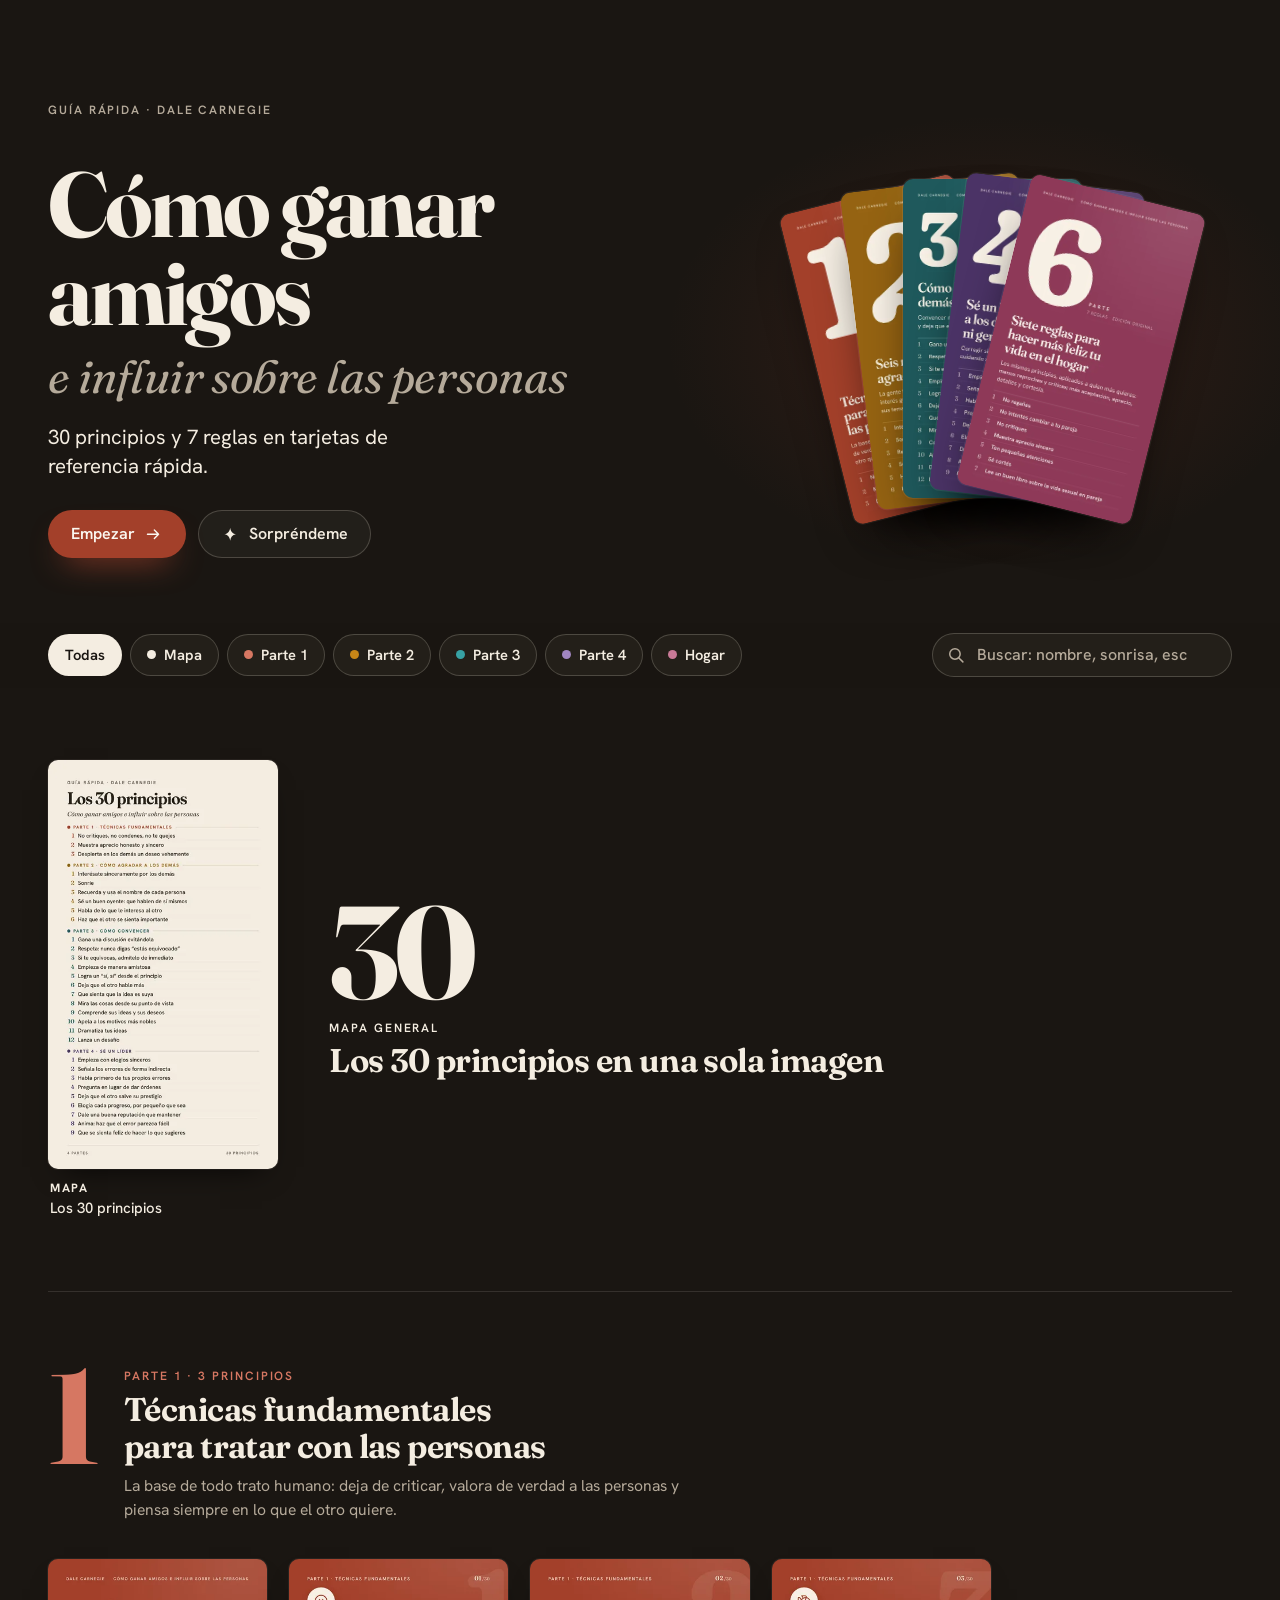
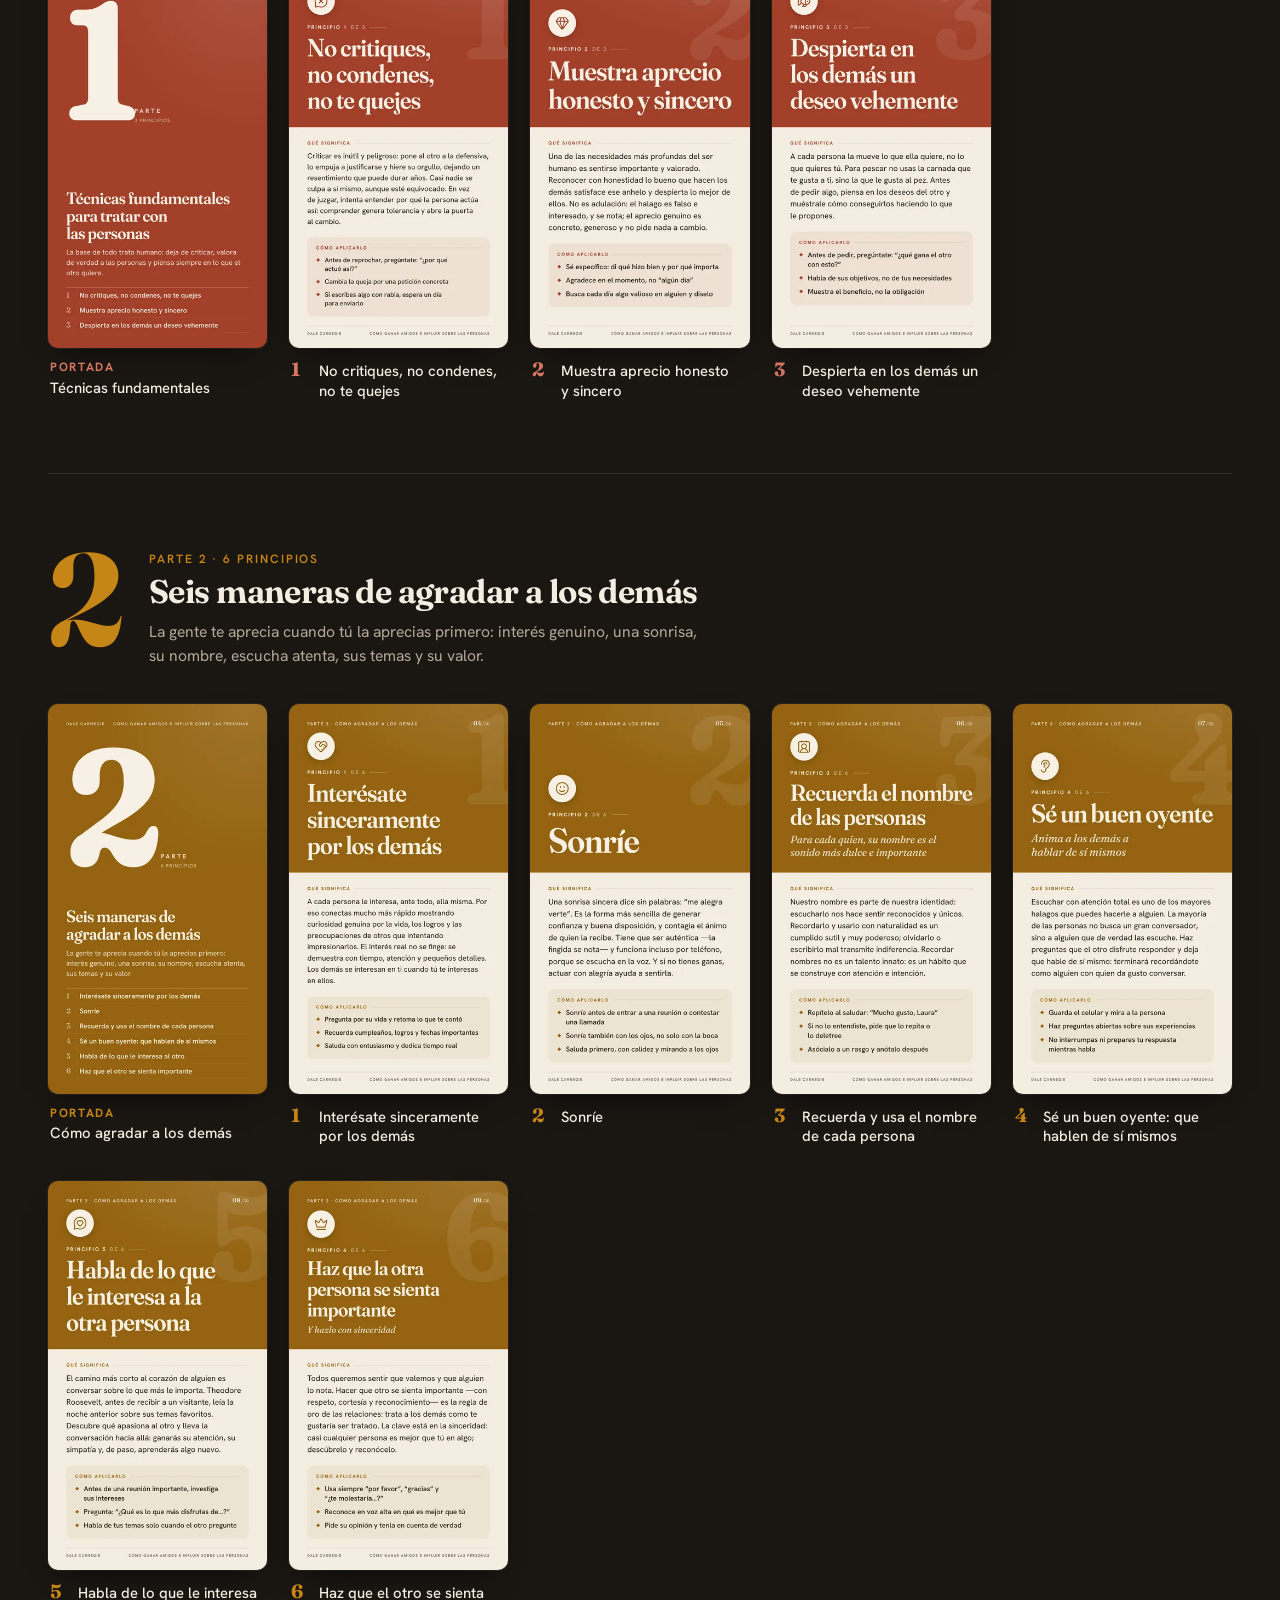
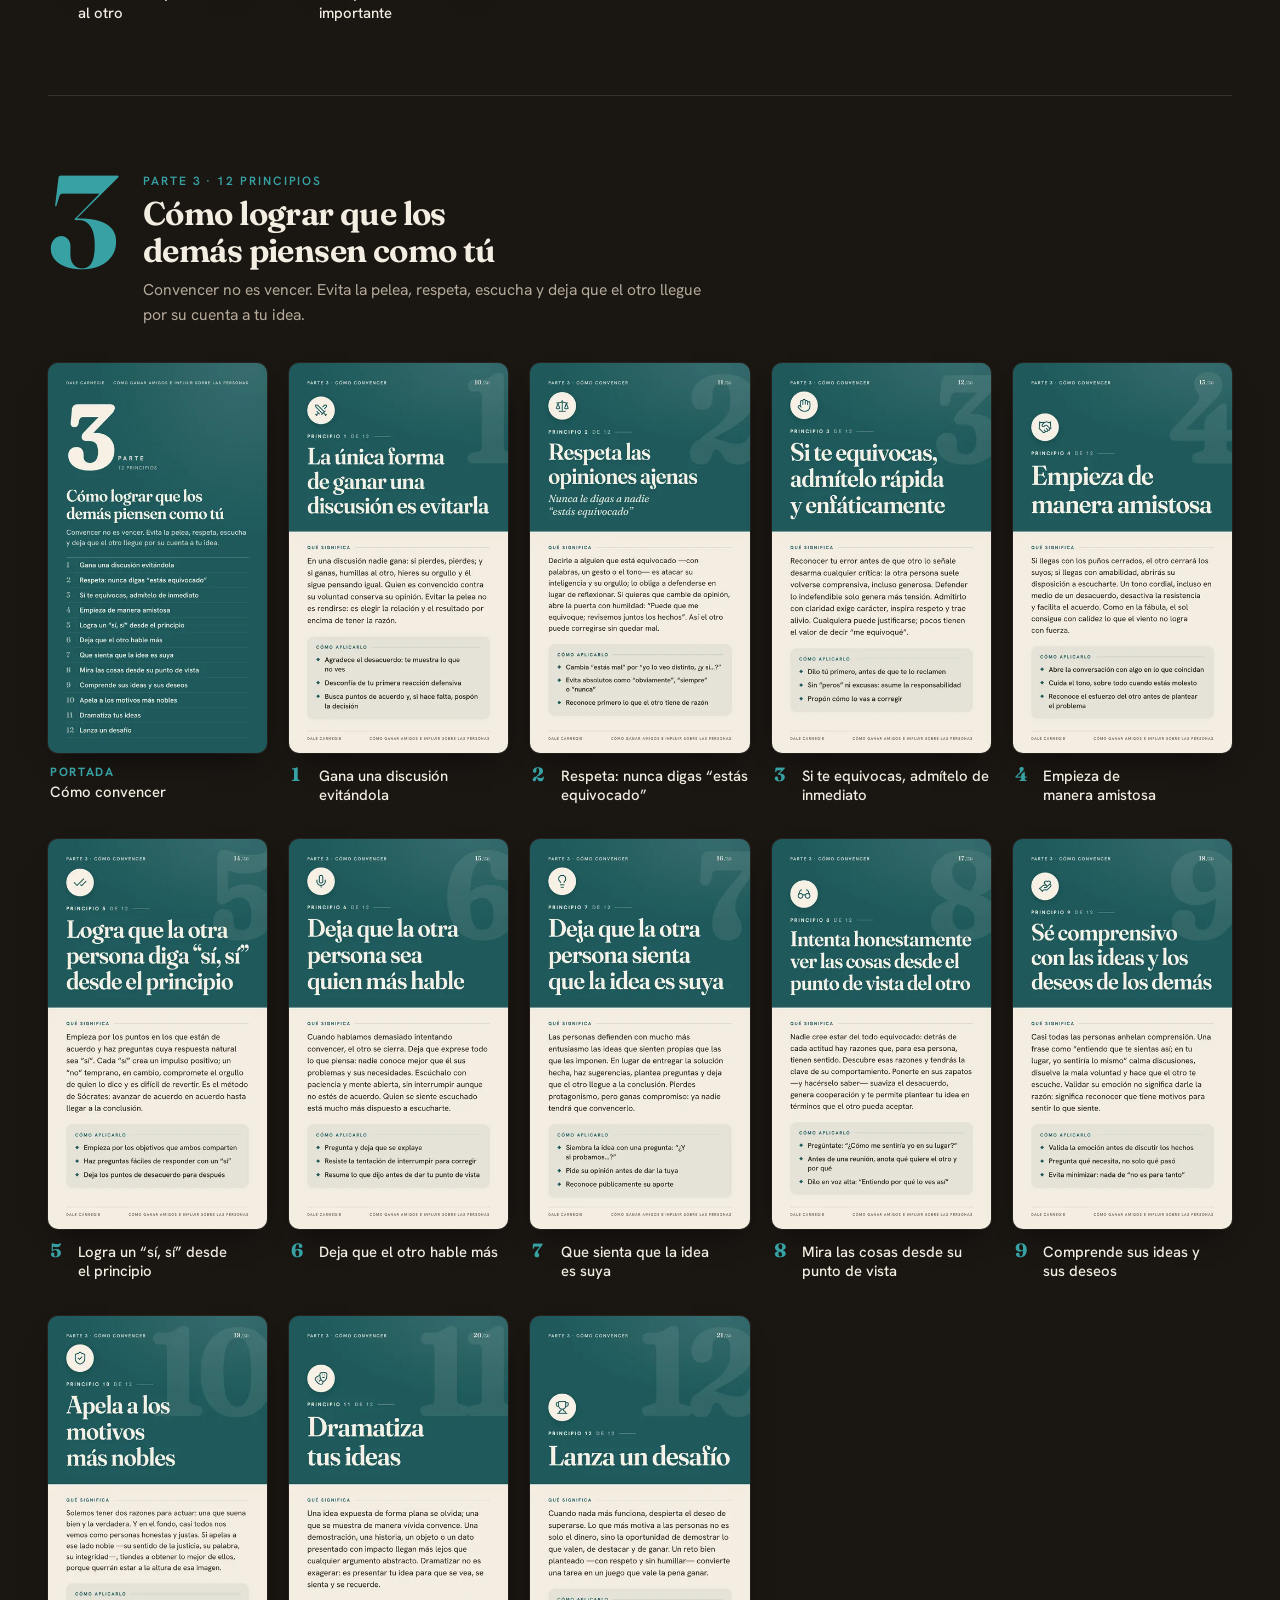
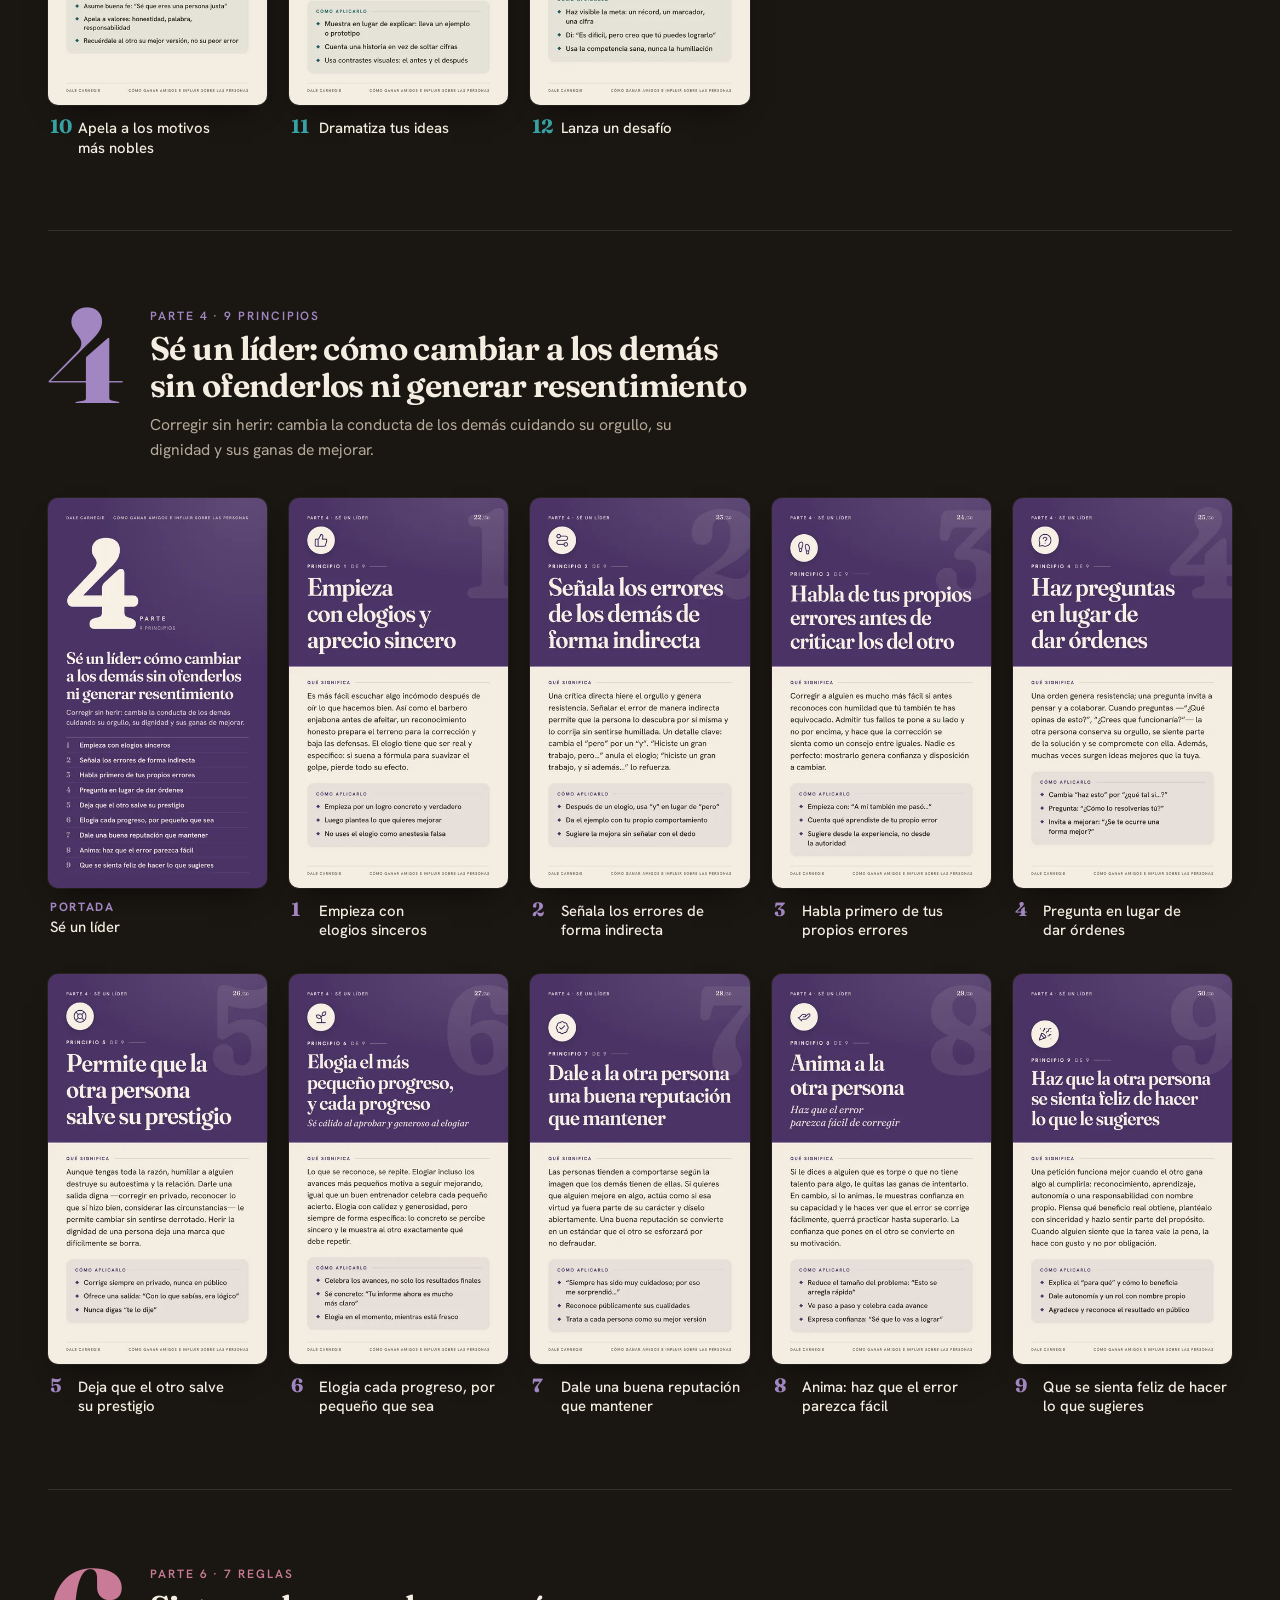
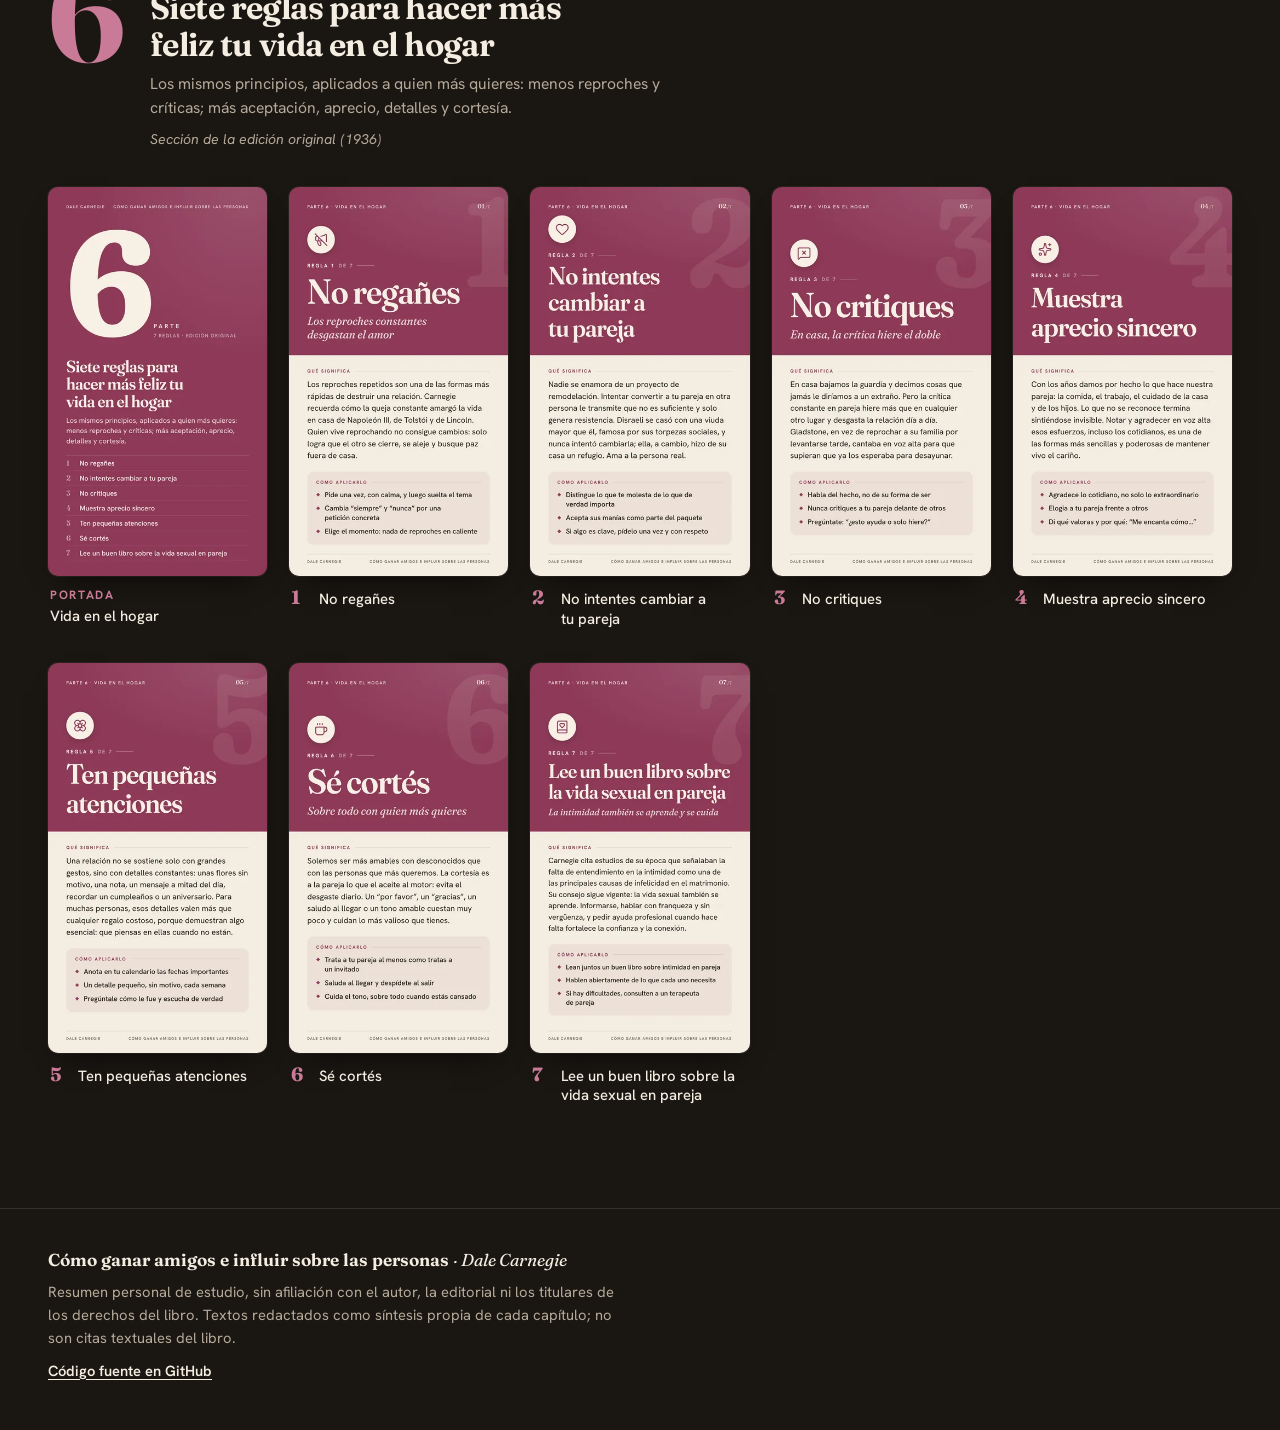
<file: index.html>
<!doctype html>
<html lang="es">
<head>
  <meta charset="utf-8">
  <meta name="viewport" content="width=device-width, initial-scale=1, viewport-fit=cover">
  <title>Cómo ganar amigos e influir sobre las personas · 30 principios y 7 reglas</title>
  <meta name="description" content="Los 30 principios y las 7 reglas del libro de Dale Carnegie en tarjetas de referencia rápida: qué significa cada uno, cómo aplicarlo y un mapa general.">
  <meta name="theme-color" content="#1A1612">
  <meta name="color-scheme" content="dark">
  <link rel="canonical" href="https://metapro-art.github.io/como-ganar-amigos/">

  <!-- Compartir en redes (Open Graph y Twitter Card): las URL deben ser absolutas -->
  <meta property="og:type" content="website">
  <meta property="og:locale" content="es_LA">
  <meta property="og:site_name" content="Cómo ganar amigos · Tarjetas">
  <meta property="og:title" content="Cómo ganar amigos e influir sobre las personas">
  <meta property="og:description" content="30 principios y 7 reglas en tarjetas de referencia rápida.">
  <meta property="og:url" content="https://metapro-art.github.io/como-ganar-amigos/">
  <meta property="og:image" content="https://metapro-art.github.io/como-ganar-amigos/assets/img/og.jpg">
  <meta property="og:image:type" content="image/jpeg">
  <meta property="og:image:width" content="1200">
  <meta property="og:image:height" content="630">
  <meta property="og:image:alt" content="Mapa con los 30 principios del libro, agrupados en sus 4 partes.">
  <meta name="twitter:card" content="summary_large_image">
  <meta name="twitter:title" content="Cómo ganar amigos e influir sobre las personas">
  <meta name="twitter:description" content="30 principios y 7 reglas en tarjetas de referencia rápida.">
  <meta name="twitter:image" content="https://metapro-art.github.io/como-ganar-amigos/assets/img/og.jpg">
  <meta name="twitter:image:alt" content="Mapa con los 30 principios del libro, agrupados en sus 4 partes.">

  <link rel="icon" href="assets/icons/favicon.svg" type="image/svg+xml">
  <link rel="apple-touch-icon" href="assets/icons/apple-touch-icon.png">

  <!-- App instalable (acceso directo en el celular) -->
  <link rel="manifest" href="manifest.webmanifest">
  <meta name="application-name" content="Ganar amigos">
  <meta name="mobile-web-app-capable" content="yes">
  <meta name="apple-mobile-web-app-capable" content="yes">
  <meta name="apple-mobile-web-app-title" content="Ganar amigos">
  <meta name="apple-mobile-web-app-status-bar-style" content="black">

  <!-- Google Fonts sin bloquear el pintado: con mala señal la página se ve de
       inmediato con fuentes de respaldo y cambia a Fraunces/Hanken al llegar. -->
  <link rel="preconnect" href="https://fonts.googleapis.com">
  <link rel="preconnect" href="https://fonts.gstatic.com" crossorigin>
  <link rel="preload" as="style" href="https://fonts.googleapis.com/css2?family=Fraunces:ital,opsz,wght,SOFT@0,9..144,400..800,100;1,9..144,400..800,100&family=Hanken+Grotesk:wght@400..700&display=swap">
  <link rel="stylesheet" href="https://fonts.googleapis.com/css2?family=Fraunces:ital,opsz,wght,SOFT@0,9..144,400..800,100;1,9..144,400..800,100&family=Hanken+Grotesk:wght@400..700&display=swap" media="print" onload="this.media='all'">
  <noscript><link rel="stylesheet" href="https://fonts.googleapis.com/css2?family=Fraunces:ital,opsz,wght,SOFT@0,9..144,400..800,100;1,9..144,400..800,100&family=Hanken+Grotesk:wght@400..700&display=swap"></noscript>
  <link rel="stylesheet" href="assets/css/styles.css">

  <link rel="preload" href="data/cards.json" as="fetch" crossorigin>
  <link rel="modulepreload" href="assets/js/data.js">
  <link rel="modulepreload" href="assets/js/search.js">
  <link rel="modulepreload" href="assets/js/gallery.js">
  <link rel="modulepreload" href="assets/js/viewer.js">
  <link rel="modulepreload" href="assets/js/ui.js">
  <link rel="modulepreload" href="assets/js/install.js">
  <script type="module" src="assets/js/app.js"></script>
</head>
<body>
  <!-- Iconos reutilizables: <svg class="icon"><use href="#i-nombre"/></svg> -->
  <svg xmlns="http://www.w3.org/2000/svg" hidden>
    <symbol id="i-arrow" viewBox="0 0 24 24"><path d="M4.5 12h14.5M13.5 6.5 19 12l-5.5 5.5"/></symbol>
    <symbol id="i-spark" viewBox="0 0 24 24"><path fill="currentColor" stroke="none" d="M12 3.5c.5 4.4 2.6 7.5 7.5 8.5-4.9 1-7 4.1-7.5 8.5-.5-4.4-2.6-7.5-7.5-8.5 4.9-1 7-4.1 7.5-8.5Z"/></symbol>
    <symbol id="i-search" viewBox="0 0 24 24"><circle cx="10.75" cy="10.75" r="6.25"/><path d="m15.5 15.5 4.75 4.75"/></symbol>
    <symbol id="i-close" viewBox="0 0 24 24"><path d="M6.5 6.5l11 11M17.5 6.5l-11 11"/></symbol>
    <symbol id="i-prev" viewBox="0 0 24 24"><path d="M14.5 5.5 8 12l6.5 6.5"/></symbol>
    <symbol id="i-next" viewBox="0 0 24 24"><path d="M9.5 5.5 16 12l-6.5 6.5"/></symbol>
    <symbol id="i-text" viewBox="0 0 24 24"><path d="M5 6.5h14M5 10.5h14M5 14.5h14M5 18.5h8.5"/></symbol>
    <symbol id="i-image" viewBox="0 0 24 24"><rect x="4.5" y="3" width="15" height="18" rx="2.5"/><path d="M8 8h8M8 11.5h5"/></symbol>
    <symbol id="i-download" viewBox="0 0 24 24"><path d="M12 4v11.5M7 10.5l5 5 5-5M5 19.5h14"/></symbol>
    <symbol id="i-share" viewBox="0 0 24 24"><path d="M12 14.5V3.75M8 7.5l4-4 4 4"/><path d="M8.5 10.5H7.25A2.25 2.25 0 0 0 5 12.75v5.5a2.25 2.25 0 0 0 2.25 2.25h9.5A2.25 2.25 0 0 0 19 18.25v-5.5a2.25 2.25 0 0 0-2.25-2.25H15.5"/></symbol>
    <symbol id="i-install" viewBox="0 0 24 24"><rect x="6.5" y="2.75" width="11" height="18.5" rx="2.5"/><path d="M12 7v6.75M9.25 11 12 13.75 14.75 11M10.5 18h3"/></symbol>
    <symbol id="i-copy" viewBox="0 0 24 24"><rect x="8.5" y="8.5" width="11" height="11" rx="2.25"/><path d="M15.5 8.5V6.75A2.25 2.25 0 0 0 13.25 4.5h-6.5A2.25 2.25 0 0 0 4.5 6.75v6.5a2.25 2.25 0 0 0 2.25 2.25H8.5"/></symbol>
  </svg>

  <a class="skip-link" href="#galeria">Saltar a las tarjetas</a>

  <header class="hero">
    <div class="container hero-inner">
      <div class="hero-text">
        <p class="eyebrow">Guía rápida · Dale Carnegie</p>
        <h1 class="hero-title">
          Cómo ganar amigos
          <span class="hero-title-sub">e influir sobre las personas</span>
        </h1>
        <p class="hero-lead">30 principios y 7 reglas en tarjetas de referencia rápida.</p>
        <div class="hero-actions">
          <a class="btn btn-primary" href="#/mapa">
            Empezar <svg class="icon" aria-hidden="true"><use href="#i-arrow"/></svg>
          </a>
          <button class="btn btn-secondary" type="button" data-action="random">
            <svg class="icon" aria-hidden="true"><use href="#i-spark"/></svg> Sorpréndeme
          </button>
        </div>
        <button class="install-btn" type="button" data-action="install" hidden>
          <svg class="icon" aria-hidden="true"><use href="#i-install"/></svg> Instalar como app
        </button>
      </div>
      <div class="hero-deck" aria-hidden="true"></div>
    </div>
  </header>

  <div class="sectionbar-sentinel" aria-hidden="true"></div>
  <nav class="sectionbar" aria-label="Secciones y búsqueda">
    <div class="container sectionbar-inner">
      <div class="chips" role="group" aria-label="Filtrar por sección"></div>
      <form class="search" role="search" action="#">
        <div class="search-field">
          <svg class="icon search-icon" aria-hidden="true"><use href="#i-search"/></svg>
          <label class="visually-hidden" for="buscar">Buscar en las tarjetas</label>
          <input class="search-input" id="buscar" type="search" placeholder="Buscar: nombre, sonrisa, escuchar…"
                 autocomplete="off" spellcheck="false" enterkeyhint="search">
          <button class="icon-btn search-clear" type="button" aria-label="Borrar búsqueda">
            <svg class="icon" aria-hidden="true"><use href="#i-close"/></svg>
          </button>
        </div>
        <button class="icon-btn search-toggle" type="button" aria-label="Buscar" aria-expanded="false" aria-controls="buscar">
          <svg class="icon" aria-hidden="true"><use href="#i-search"/></svg>
        </button>
      </form>
    </div>
  </nav>

  <main id="galeria" class="container gallery-wrap" tabindex="-1">
    <p class="search-status" role="status" aria-live="polite"></p>
    <div class="gallery" aria-busy="true">
      <p class="gallery-loading">Cargando tarjetas…</p>
    </div>
    <div class="empty" hidden>
      <p class="empty-title">No encontramos tarjetas con esa búsqueda.</p>
      <p>Prueba con otra palabra o mira todas las tarjetas.</p>
      <button class="btn btn-secondary" type="button" data-action="reset">Ver todas</button>
    </div>
    <noscript><p class="gallery-loading">Activa JavaScript para ver las tarjetas.</p></noscript>
  </main>

  <footer class="site-footer">
    <div class="container footer-inner">
      <p class="footer-title">Cómo ganar amigos e influir sobre las personas <span>· Dale Carnegie</span></p>
      <p>Resumen personal de estudio, sin afiliación con el autor, la editorial ni los titulares de los derechos del libro.
        <span data-note></span></p>
      <p><a href="https://github.com/Metapro-art/como-ganar-amigos">Código fuente en GitHub</a></p>
    </div>
  </footer>

  <div class="toast" role="status" aria-live="polite" aria-atomic="true"></div>

  <!-- Visor a pantalla completa -->
  <dialog class="viewer" aria-labelledby="visor-titulo" aria-describedby="visor-contador" tabindex="-1">
    <div class="viewer-glow" aria-hidden="true"></div>
    <header class="viewer-bar">
      <p class="viewer-section"><span class="viewer-dot" aria-hidden="true"></span><span class="viewer-section-label"></span></p>
      <p class="viewer-counter" id="visor-contador"></p>
      <button class="icon-btn viewer-close" type="button" aria-label="Cerrar visor" title="Cerrar (Esc)">
        <svg class="icon" aria-hidden="true"><use href="#i-close"/></svg>
      </button>
    </header>
    <h2 class="visually-hidden" id="visor-titulo"></h2>

    <div class="viewer-body">
      <figure class="viewer-stage">
        <div class="viewer-frame">
          <img class="viewer-placeholder" alt="" aria-hidden="true" draggable="false">
          <img class="viewer-img" alt="" draggable="false">
        </div>
      </figure>
      <section class="viewer-text" id="visor-texto" aria-label="Texto de la tarjeta" hidden></section>
    </div>

    <footer class="viewer-tools">
      <button class="tool" type="button" data-action="prev" title="Anterior (←)">
        <svg class="icon" aria-hidden="true"><use href="#i-prev"/></svg><span>Anterior</span>
      </button>
      <button class="tool" type="button" data-action="text" aria-expanded="false" aria-controls="visor-texto">
        <svg class="icon icon-when-closed" aria-hidden="true"><use href="#i-text"/></svg>
        <svg class="icon icon-when-open" aria-hidden="true"><use href="#i-image"/></svg>
        <span class="label-when-closed">Ver texto</span>
        <span class="label-when-open">Ocultar texto</span>
      </button>
      <a class="tool" data-action="download" href="#" download>
        <svg class="icon" aria-hidden="true"><use href="#i-download"/></svg><span>Descargar</span>
      </a>
      <button class="tool" type="button" data-action="share">
        <svg class="icon" aria-hidden="true"><use href="#i-share"/></svg><span>Compartir</span>
      </button>
      <button class="tool" type="button" data-action="next" title="Siguiente (→)">
        <svg class="icon" aria-hidden="true"><use href="#i-next"/></svg><span>Siguiente</span>
      </button>
    </footer>

    <p class="visually-hidden" aria-live="polite" data-live></p>
    <div class="toast" role="status" aria-live="polite" aria-atomic="true"></div>
  </dialog>
</body>
</html>
</file>
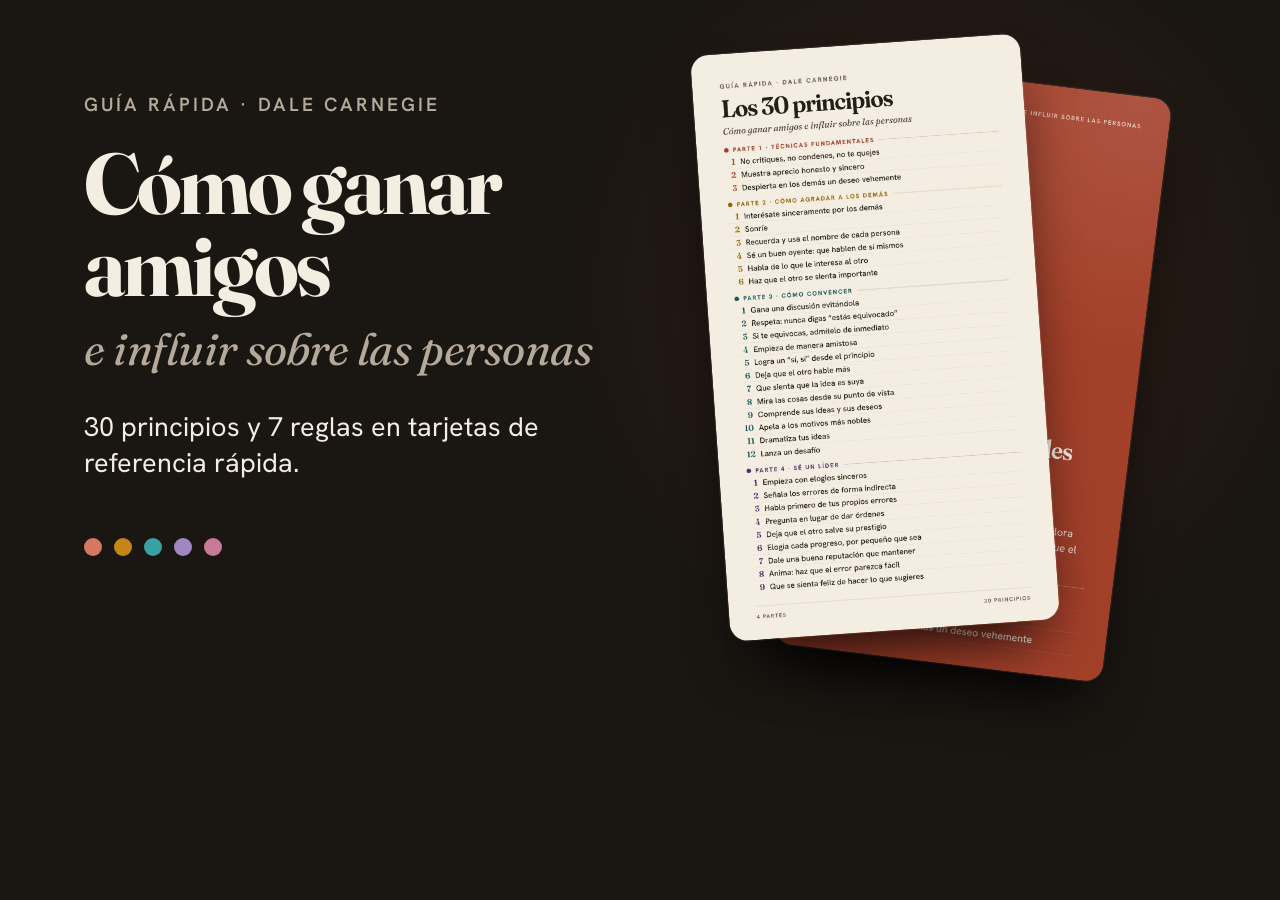
<file: tools/og.html>
<!doctype html>
<html lang="es">
<head>
  <meta charset="utf-8">
  <title>Imagen para compartir (1200 × 630)</title>
  <!--
    Plantilla de la imagen para compartir en redes (assets/img/og.jpg, 1200 × 630).
    Para regenerarla, con el servidor local corriendo (node tools/servidor.mjs),
    desde la raíz del proyecto:
      1. npx playwright screenshot --viewport-size "1200, 630" --wait-for-timeout 2000 http://localhost:8080/como-ganar-amigos/tools/og.html og.png
      2. ffmpeg -y -i og.png -q:v 3 assets/img/og.jpg
      3. Borra og.png
  -->
  <link rel="preconnect" href="https://fonts.googleapis.com">
  <link rel="preconnect" href="https://fonts.gstatic.com" crossorigin>
  <link rel="stylesheet" href="https://fonts.googleapis.com/css2?family=Fraunces:ital,opsz,wght,SOFT@0,9..144,400..800,100;1,9..144,400..800,100&family=Hanken+Grotesk:wght@400..700&display=swap">
  <style>
    html, body { margin: 0; }
    body {
      width: 1200px;
      height: 630px;
      overflow: hidden;
      position: relative;
      background: #1A1612;
      color: #F4EDE1;
      font-family: "Hanken Grotesk", system-ui, sans-serif;
      -webkit-font-smoothing: antialiased;
    }
    .text { position: absolute; left: 84px; top: 92px; width: 560px; }
    .eyebrow { margin: 0; color: #B5AA9A; font-size: 19px; font-weight: 600; letter-spacing: .16em; text-transform: uppercase; }
    h1 {
      margin: 26px 0 0;
      font: 700 86px/.95 "Fraunces", Georgia, serif;
      letter-spacing: -.035em;
    }
    h1 span { display: block; margin-top: 18px; color: #B5AA9A; font-size: 45px; font-style: italic; font-weight: 400; line-height: 1.12; letter-spacing: -.01em; }
    .lead { margin: 34px 0 0; font-size: 27px; line-height: 1.35; max-width: 470px; }
    .dots { position: absolute; left: 84px; bottom: 74px; display: flex; gap: 12px; }
    .dots i { width: 18px; height: 18px; border-radius: 50%; }
    .glow {
      position: absolute;
      right: -120px;
      top: -90px;
      width: 760px;
      height: 760px;
      background: radial-gradient(closest-side, rgb(163 64 42 / .32), rgb(163 64 42 / .08) 55%, transparent);
    }
    .cards { position: absolute; right: 70px; top: 44px; width: 420px; height: 600px; }
    .cards img {
      position: absolute;
      width: 330px;
      border-radius: 18px;
      box-shadow: 0 0 0 1px rgb(244 237 225 / .08), 0 34px 60px -20px rgb(0 0 0 / .9);
    }
    .back { left: 98px; top: 34px; transform: rotate(7deg); }
    .front { left: 0; top: 0; transform: rotate(-4deg); }
  </style>
</head>
<body>
  <div class="text">
    <p class="eyebrow">Guía rápida · Dale Carnegie</p>
    <h1>Cómo ganar amigos <span>e influir sobre las personas</span></h1>
    <p class="lead">30 principios y 7 reglas en tarjetas de referencia rápida.</p>
  </div>
  <div class="dots" aria-hidden="true">
    <i style="background:#D67762"></i><i style="background:#C68517"></i><i style="background:#37A1A4"></i><i style="background:#A186C1"></i><i style="background:#C97A97"></i>
  </div>
  <div class="glow" aria-hidden="true"></div>
  <div class="cards">
    <img class="back" src="../images/large/01_Parte1_portada.webp" alt="">
    <img class="front" src="../images/large/00_Mapa_de_los_30_principios.webp" alt="">
  </div>
</body>
</html>
</file>
<file: assets/css/styles.css>
/* ==========================================================================
   Cómo ganar amigos — tarjetas de referencia rápida
   Tema oscuro cálido (la paleta de las tarjetas, invertida). Mobile-first.
   Paleta, tipografías y medidas en las variables de :root.

   Cada sección recibe desde cards.json dos colores:
     --c       color original de la sección (rellenos, resplandores, fondos)
     --c-text  variante clara del mismo tono con contraste AA sobre el fondo
               oscuro (texto, números grandes y detalles); la calcula data.js
   ========================================================================== */

:root {
  /* Colores de las tarjetas */
  --paper: #F4EDE1;
  --ink: #231F19;

  /* Tema oscuro */
  --bg: #1A1612; /* fondo de la página */
  --surface-1: #231F19; /* chips, buscador, paneles (= la tinta de las tarjetas) */
  --surface-2: #2E2822; /* cajas destacadas como «Cómo aplicarlo» */
  --night: #100D0A; /* fondo del visor */
  --text: #F4EDE1; /* texto principal (= el papel de las tarjetas) */
  --muted: #B5AA9A; /* texto secundario: 7.9:1 sobre el fondo */
  --line: rgb(244 237 225 / 0.12);
  --line-strong: rgb(244 237 225 / 0.2);
  --accent: #A3402A; /* terracota (Parte 1) */
  --accent-hover: #BA4A31;
  --on-accent: #FBF7F0;

  --font-display: "Fraunces", "Iowan Old Style", "Palatino Linotype", "Book Antiqua", Georgia, serif;
  --font-text: "Hanken Grotesk", system-ui, -apple-system, "Segoe UI", Roboto, "Helvetica Neue", Arial, sans-serif;

  --card-ratio: 1440 / 2560; /* app.js lo actualiza desde cards.json */
  --card-ratio-n: 0.5625;

  --radius: 14px;
  --radius-sm: 10px;
  --shadow-1: 0 0 0 1px rgb(244 237 225 / 0.06), 0 14px 28px -16px rgb(0 0 0 / 0.85);
  --shadow-2: 0 0 0 1px rgb(244 237 225 / 0.12), 0 28px 50px -22px rgb(0 0 0 / 0.95);
  --ease: cubic-bezier(0.2, 0.75, 0.25, 1);
  --gutter: clamp(16px, 4.5vw, 48px);
  --bar-h: 64px;

  color-scheme: dark;
}

/* ---------- Base ---------- */

*,
*::before,
*::after {
  box-sizing: border-box;
}

html {
  /* Mismo color que la página: evita destellos claros en el «rebote» de iOS */
  background: var(--bg);
  -webkit-text-size-adjust: 100%;
  text-size-adjust: 100%;
  scroll-padding-top: calc(var(--bar-h) + 16px);
}

html.has-viewer {
  overflow: hidden;
}

body {
  margin: 0;
  min-height: 100vh;
  background: var(--bg);
  color: var(--text);
  font: 400 1rem/1.55 var(--font-text);
  -webkit-font-smoothing: antialiased;
  -moz-osx-font-smoothing: grayscale;
  -webkit-tap-highlight-color: transparent;
}

h1,
h2,
h3,
h4,
p,
ol,
ul,
figure {
  margin: 0;
}

img,
svg {
  display: block;
  max-width: 100%;
}

button,
input {
  font: inherit;
  color: inherit;
}

button {
  cursor: pointer;
}

a {
  color: inherit;
}

/* Sin zoom por doble toque al pulsar botones seguidos (p. ej. «Siguiente» en iOS) */
a,
button {
  touch-action: manipulation;
}

[hidden] {
  display: none !important;
}

:focus-visible {
  outline: 3px solid var(--text);
  outline-offset: 3px;
}

.icon {
  width: 1.25em;
  height: 1.25em;
  flex: none;
  fill: none;
  stroke: currentColor;
  stroke-width: 1.8;
  stroke-linecap: round;
  stroke-linejoin: round;
}

.visually-hidden {
  position: absolute !important;
  width: 1px;
  height: 1px;
  margin: -1px;
  padding: 0;
  overflow: hidden;
  clip: rect(0 0 0 0);
  clip-path: inset(50%);
  white-space: nowrap;
  border: 0;
}

.skip-link {
  position: absolute;
  top: 12px;
  left: 12px;
  z-index: 100;
  padding: 10px 18px;
  border-radius: 999px;
  background: var(--text);
  color: var(--bg);
  font-weight: 600;
  text-decoration: none;
  transform: translateY(-180%);
  transition: transform 0.2s var(--ease);
}

.skip-link:focus {
  transform: none;
}

.container {
  width: 100%;
  max-width: 1400px;
  margin-inline: auto;
  padding-left: max(var(--gutter), env(safe-area-inset-left));
  padding-right: max(var(--gutter), env(safe-area-inset-right));
}

.eyebrow {
  font: 600 0.75rem/1.35 var(--font-text);
  letter-spacing: 0.16em;
  text-transform: uppercase;
  color: var(--c-text, var(--muted));
}

/* ---------- Botones ---------- */

.btn {
  display: inline-flex;
  align-items: center;
  justify-content: center;
  gap: 0.55em;
  min-height: 48px;
  padding: 0.75em 1.4em;
  border: 1.5px solid transparent;
  border-radius: 999px;
  font: 600 1rem/1.1 var(--font-text);
  text-decoration: none;
  white-space: nowrap;
  transition: background-color 0.2s, border-color 0.2s, box-shadow 0.2s, transform 0.2s var(--ease);
}

.btn:active {
  transform: translateY(1px) scale(0.99);
}

.btn .icon {
  width: 1.15em;
  height: 1.15em;
}

.btn-primary {
  background: var(--accent);
  color: var(--on-accent);
  box-shadow: 0 16px 32px -16px rgb(186 74 49 / 0.95);
}

.btn-secondary {
  border-color: var(--line-strong);
  background: rgb(244 237 225 / 0.04);
  color: var(--text);
}

.btn-small {
  min-height: 44px;
  padding: 0.55em 1.1em;
  font-size: 0.92rem;
}

.icon-btn {
  display: inline-grid;
  place-items: center;
  width: 44px;
  height: 44px;
  flex: none;
  padding: 0;
  border: 0;
  border-radius: 50%;
  background: transparent;
  color: inherit;
}

.icon-btn .icon {
  width: 22px;
  height: 22px;
}

@media (hover: hover) {
  .btn-primary:hover {
    background: var(--accent-hover);
  }

  .btn-secondary:hover {
    border-color: var(--text);
    background: rgb(244 237 225 / 0.08);
  }
}

/* ---------- Inicio (hero) ---------- */

.hero {
  position: relative;
  overflow: hidden;
  padding-block: clamp(32px, 8vw, 104px) clamp(28px, 5vw, 64px);
}

.hero-inner {
  display: grid;
  grid-template-columns: minmax(0, 1fr);
  gap: clamp(28px, 6vw, 56px);
  align-items: center;
}

.hero-title {
  margin-top: 0.45em;
  font: 700 clamp(2.6rem, 9vw, 5.75rem)/0.96 var(--font-display);
  letter-spacing: -0.035em;
  text-wrap: balance;
}

.hero-title-sub {
  display: block;
  margin-top: 0.32em;
  font-size: 0.5em;
  font-style: italic;
  font-weight: 400;
  line-height: 1.15;
  letter-spacing: -0.012em;
  color: var(--muted);
}

.hero-lead {
  max-width: 31ch;
  margin: 1.15rem 0 1.75rem;
  font-size: clamp(1.07rem, 1.6vw, 1.3rem);
  line-height: 1.45;
}

.hero-actions {
  display: flex;
  flex-wrap: wrap;
  gap: 12px;
}

/* «Instalar como app»: solo aparece cuando el navegador lo permite (install.js) */
.install-btn {
  display: inline-flex;
  align-items: center;
  gap: 0.5em;
  min-height: 44px;
  margin-top: 12px;
  padding: 0 4px;
  border: 0;
  background: none;
  color: var(--muted);
  font: 600 0.95rem/1 var(--font-text);
  text-decoration: underline;
  text-decoration-color: var(--line-strong);
  text-underline-offset: 5px;
}

@media (hover: hover) {
  .install-btn:hover {
    color: var(--text);
    text-decoration-color: currentColor;
  }
}

/* En teléfonos los botones ocupan el ancho (más fáciles de tocar) */
@media (max-width: 480px) {
  .hero-actions .btn {
    flex: 1 1 auto;
  }
}

/* Abanico decorativo con las portadas de cada parte */
.hero-deck {
  --deck-w: clamp(88px, 27vw, 190px);
  position: relative;
  width: 100%;
  max-width: 560px;
  height: calc(var(--deck-w) * 1.78 + 28px);
  margin-inline: auto;
}

/* Resplandor cálido detrás del abanico */
.hero-deck::before {
  content: "";
  position: absolute;
  inset: -12% -18% -18%;
  background: radial-gradient(closest-side, rgb(163 64 42 / 0.3), rgb(163 64 42 / 0.08) 55%, transparent);
  pointer-events: none;
}

.deck-card {
  position: absolute;
  bottom: 6px;
  left: 50%;
  width: var(--deck-w);
  margin-left: calc(var(--deck-w) / -2);
  border-radius: var(--radius-sm);
  overflow: hidden;
  box-shadow: 0 0 0 1px rgb(244 237 225 / 0.08), 0 26px 50px -20px rgb(0 0 0 / 0.9);
  transform-origin: 50% 165%;
  transform: rotate(calc(var(--i) * 7deg));
  transition: transform 0.4s var(--ease), box-shadow 0.4s;
}

.deck-card img {
  width: 100%;
  height: auto;
  background: var(--surface-1);
}

@media (hover: hover) {
  .deck-card:hover {
    transform: rotate(calc(var(--i) * 7deg)) translateY(-16px);
  }
}

@media (min-width: 900px) {
  .hero-inner {
    grid-template-columns: minmax(0, 1.15fr) minmax(0, 0.85fr);
  }

  .hero-deck {
    --deck-w: clamp(150px, 14vw, 205px);
  }
}

/* ---------- Barra fija: secciones y búsqueda ---------- */

.sectionbar-sentinel {
  height: 1px;
}

.sectionbar {
  position: sticky;
  top: 0;
  z-index: 30;
  padding-top: env(safe-area-inset-top);
  background: rgb(26 22 18 / 0.88);
  -webkit-backdrop-filter: blur(14px) saturate(1.2);
  backdrop-filter: blur(14px) saturate(1.2);
  border-bottom: 1px solid transparent;
  transition: border-color 0.2s, box-shadow 0.25s;
}

.sectionbar.is-stuck {
  border-bottom-color: var(--line);
  box-shadow: 0 16px 30px -22px rgb(0 0 0 / 0.95);
}

.sectionbar-inner {
  display: flex;
  align-items: center;
  gap: 8px;
  min-height: var(--bar-h);
}

.chips {
  flex: 1;
  min-width: 0;
  display: flex;
  gap: 8px;
  margin-left: -6px;
  padding: 10px 32px 10px 6px;
  overflow-x: auto;
  overscroll-behavior-x: contain;
  scrollbar-width: none;
  -webkit-mask-image: linear-gradient(90deg, #000 calc(100% - 32px), transparent);
  mask-image: linear-gradient(90deg, #000 calc(100% - 32px), transparent);
}

.chips::-webkit-scrollbar {
  display: none;
}

.chip {
  flex: none;
  display: inline-flex;
  align-items: center;
  gap: 8px;
  min-height: 42px;
  padding: 0 16px;
  border: 1px solid var(--line-strong);
  border-radius: 999px;
  background: var(--surface-1);
  color: var(--text);
  font: 600 0.92rem/1 var(--font-text);
  white-space: nowrap;
  transition: background-color 0.2s, border-color 0.2s, color 0.2s;
}

.chip-dot {
  width: 9px;
  height: 9px;
  border-radius: 50%;
  background: var(--c-text, var(--text));
}

.chip[aria-pressed="true"] {
  border-color: transparent;
  background: var(--c-text, var(--text));
  color: var(--bg);
}

.chip[aria-pressed="true"] .chip-dot {
  background: var(--bg);
}

@media (hover: hover) {
  .chip:hover {
    border-color: var(--c-text, var(--text));
  }
}

.search {
  display: flex;
  align-items: center;
  flex: none;
}

.search-field {
  position: relative;
  display: none;
  align-items: center;
  width: 100%;
}

.search-input {
  width: 100%;
  height: 44px;
  padding: 0 44px 0 44px;
  border: 1px solid var(--line-strong);
  border-radius: 999px;
  background: var(--surface-1);
  color: var(--text);
  font: 500 1rem/1 var(--font-text); /* 16 px: iOS no hace zoom al enfocar */
  -webkit-appearance: none;
  appearance: none;
}

.search-input::placeholder {
  color: var(--muted);
  opacity: 1;
}

.search-input:focus {
  outline: none;
  border-color: var(--text);
  box-shadow: 0 0 0 3px rgb(244 237 225 / 0.2);
}

.search-input::-webkit-search-cancel-button {
  display: none;
  -webkit-appearance: none;
}

.search-icon {
  position: absolute;
  left: 14px;
  width: 20px;
  height: 20px;
  color: var(--muted);
  pointer-events: none;
}

.search-clear {
  position: absolute;
  right: 2px;
  display: none;
  width: 40px;
  height: 40px;
  color: var(--muted);
}

.sectionbar.has-query .search-clear {
  display: inline-grid;
}

.search-toggle {
  border: 1px solid var(--line-strong);
  background: var(--surface-1);
  color: var(--text);
}

@media (hover: hover) {
  .search-clear:hover {
    color: var(--text);
  }

  .search-toggle:hover {
    border-color: var(--text);
  }
}

/* Pantallas táctiles: chips de 44 px de alto, fáciles de tocar */
@media (pointer: coarse) {
  .chip {
    min-height: 44px;
  }
}

/* Pantallas angostas: la búsqueda se despliega en lugar de los chips */
@media (max-width: 1079.98px) {
  .sectionbar.is-searching .chips,
  .sectionbar.is-searching .search-toggle {
    display: none;
  }

  .sectionbar.is-searching .search {
    flex: 1;
    padding-block: 10px;
  }

  .sectionbar.is-searching .search-field {
    display: flex;
  }

  .sectionbar.is-searching .search-clear {
    display: inline-grid;
  }
}

@media (min-width: 1080px) {
  .search-toggle {
    display: none;
  }

  .search-field {
    display: flex;
    width: 300px;
  }
}

/* ---------- Galería ---------- */

.gallery-wrap {
  padding-bottom: clamp(56px, 8vw, 104px);
}

.gallery-wrap:focus {
  outline: none;
}

.search-status:not(:empty) {
  padding-top: 22px;
  color: var(--muted);
  font-weight: 600;
}

.gallery-loading {
  padding-block: 64px;
  color: var(--muted);
  text-align: center;
}

.group {
  padding-top: clamp(36px, 6vw, 72px);
}

.group:not([hidden]) ~ .group:not([hidden]) {
  margin-top: clamp(36px, 6vw, 72px);
  border-top: 1px solid var(--line);
}

.group-head {
  display: grid;
  grid-template-columns: auto minmax(0, 1fr);
  column-gap: clamp(14px, 2.6vw, 30px);
  align-items: start;
  margin-bottom: clamp(22px, 3vw, 36px);
}

.group-num {
  font: 700 clamp(4.4rem, 13vw, 8.25rem)/0.8 var(--font-display);
  letter-spacing: -0.045em;
  font-variant-numeric: lining-nums;
  color: var(--c-text, var(--text));
  user-select: none;
}

.group-text {
  padding-top: 0.3rem;
}

.group-title {
  max-width: 30ch;
  margin-top: 0.4rem;
  font: 650 clamp(1.4rem, 2.8vw, 2.05rem)/1.12 var(--font-display);
  letter-spacing: -0.018em;
  text-wrap: balance;
}

.group-summary {
  max-width: 62ch;
  margin-top: 0.6rem;
  color: var(--muted);
  font-size: clamp(0.98rem, 1.2vw, 1.06rem);
}

.group-note {
  margin-top: 0.5rem;
  color: var(--muted);
  font-size: 0.88rem;
  font-style: italic;
}

.grid {
  display: grid;
  grid-template-columns: repeat(2, minmax(0, 1fr));
  gap: 26px 14px;
  padding: 0;
  list-style: none;
}

@media (min-width: 600px) {
  .grid {
    grid-template-columns: repeat(3, minmax(0, 1fr));
    gap: 30px 18px;
  }
}

@media (min-width: 760px) {
  .grid {
    grid-template-columns: repeat(4, minmax(0, 1fr));
  }
}

@media (min-width: 1100px) {
  .grid {
    grid-template-columns: repeat(5, minmax(0, 1fr));
    gap: 34px 22px;
  }
}

@media (min-width: 1360px) {
  .grid {
    grid-template-columns: repeat(6, minmax(0, 1fr));
  }
}

/* Grupo de una sola tarjeta (el mapa): miniatura y texto lado a lado */
.group--single {
  display: grid;
  grid-template-columns: minmax(0, 5fr) minmax(0, 6fr);
  gap: 18px;
  align-items: center;
}

.group--single .grid {
  order: -1;
  grid-template-columns: minmax(0, 1fr);
}

.group--single .group-head {
  grid-template-columns: minmax(0, 1fr);
  row-gap: 10px;
  margin: 0;
}

@media (min-width: 760px) {
  .group--single {
    grid-template-columns: minmax(0, 230px) minmax(0, 1fr);
    gap: clamp(28px, 4vw, 52px);
  }
}

.tile-link {
  display: block;
  border-radius: 12px;
  text-decoration: none;
}

.tile-link:focus-visible {
  outline-color: var(--c-text, var(--text));
  outline-offset: 5px;
}

.tile-media {
  display: block;
  aspect-ratio: var(--card-ratio);
  border-radius: var(--radius-sm);
  overflow: hidden;
  background: var(--surface-1);
  background: color-mix(in srgb, var(--c) 30%, var(--surface-1));
  box-shadow: var(--shadow-1);
  transition: transform 0.3s var(--ease), box-shadow 0.3s var(--ease);
}

/* Las miniaturas se cargan al acercarse a la pantalla (gallery.js) y aparecen con un fundido */
.tile-media img {
  width: 100%;
  height: 100%;
  object-fit: cover;
  opacity: 0;
  transition: opacity 0.35s ease;
}

.tile-media img.is-loaded {
  opacity: 1;
}

@media (hover: hover) {
  .tile-link:hover .tile-media {
    transform: translateY(-4px);
    box-shadow: var(--shadow-2);
  }
}

/* Respuesta al tocar en pantallas táctiles */
.tile-link:active .tile-media {
  transform: scale(0.98);
}

.tile-cap {
  display: flex;
  align-items: baseline;
  gap: 0.5em;
  margin-top: 0.75rem;
  padding-inline: 2px;
}

.tile-cap--stack {
  flex-direction: column;
  gap: 0.25rem;
}

.tile-num {
  min-width: 1.05em;
  font: 700 1.2rem/1 var(--font-display);
  font-variant-numeric: lining-nums;
  color: var(--c-text, var(--text));
}

.tile-kicker {
  font: 700 0.75rem/1.2 var(--font-text);
  letter-spacing: 0.14em;
  text-transform: uppercase;
  color: var(--c-text, var(--muted));
}

.tile-title {
  font-size: 0.93rem;
  font-weight: 500;
  line-height: 1.3;
  text-wrap: pretty;
}

.empty {
  display: grid;
  justify-items: center;
  gap: 10px;
  margin-top: 40px;
  padding: 36px 24px;
  border: 1px dashed var(--line-strong);
  border-radius: var(--radius);
  color: var(--muted);
  text-align: center;
}

.empty-title {
  color: var(--text);
  font: 650 1.3rem/1.25 var(--font-display);
}

.empty .btn {
  margin-top: 8px;
}

/* ---------- Pie ---------- */

.site-footer {
  padding-block: 40px calc(48px + env(safe-area-inset-bottom));
  border-top: 1px solid var(--line);
  color: var(--muted);
  font-size: 0.92rem;
}

.footer-inner {
  display: grid;
  gap: 10px;
}

.footer-inner > p {
  max-width: 72ch;
}

.footer-title {
  color: var(--text);
  font: 650 1.08rem/1.3 var(--font-display);
}

.footer-title span {
  font-style: italic;
  font-weight: 400;
}

.site-footer a {
  color: var(--text);
  font-weight: 600;
  text-underline-offset: 3px;
}

/* ---------- Avisos (toast) ---------- */

.toast {
  position: fixed;
  left: 50%;
  bottom: calc(24px + env(safe-area-inset-bottom));
  z-index: 60;
  max-width: min(92vw, 420px);
  padding: 12px 20px;
  border-radius: 999px;
  background: var(--text);
  color: var(--bg);
  font-size: 0.95rem;
  font-weight: 600;
  text-align: center;
  box-shadow: 0 18px 40px -16px rgb(0 0 0 / 0.9);
  opacity: 0;
  pointer-events: none;
  transform: translate(-50%, 16px);
  transition: opacity 0.2s, transform 0.3s var(--ease);
}

.toast.is-visible {
  opacity: 1;
  transform: translate(-50%, 0);
}

.toast:empty {
  visibility: hidden;
}

/* ==========================================================================
   Visor a pantalla completa
   ========================================================================== */

.viewer {
  position: fixed;
  inset: 0;
  width: 100%;
  height: 100%;
  max-width: none;
  max-height: none;
  margin: 0;
  padding: 0;
  border: 0;
  overflow: hidden;
  background: var(--night);
  color: var(--text);
  overscroll-behavior: contain;
}

.viewer[open] {
  display: grid;
  /* minmax(0, …): un rótulo largo no debe ensanchar el visor más que la pantalla */
  grid-template-columns: minmax(0, 1fr);
  grid-template-rows: auto minmax(0, 1fr) auto;
  animation: viewer-in 0.25s ease both;
}

.viewer.is-closing {
  animation: viewer-out 0.18s ease both;
}

.viewer::backdrop {
  background: var(--night);
}

/* El visor recibe el foco al abrirse; su contenedor no necesita anillo */
.viewer:focus {
  outline: none;
}

@keyframes viewer-in {
  from {
    opacity: 0;
  }
}

@keyframes viewer-out {
  to {
    opacity: 0;
  }
}

/* Resplandor con el color de la sección */
.viewer-glow {
  position: absolute;
  inset: 0;
  pointer-events: none;
  color: var(--c, var(--muted));
  background: radial-gradient(70% 55% at 50% 42%, currentColor, transparent 72%);
  opacity: 0.34;
  transition: color 0.5s ease;
}

.viewer-bar,
.viewer-body,
.viewer-tools {
  position: relative;
  z-index: 1;
}

.viewer-bar {
  display: flex;
  align-items: center;
  gap: 14px;
  padding: calc(8px + env(safe-area-inset-top)) max(10px, env(safe-area-inset-right)) 6px max(18px, env(safe-area-inset-left));
}

.viewer-section {
  flex: 1;
  min-width: 0;
  display: flex;
  align-items: center;
  gap: 10px;
  color: rgb(244 237 225 / 0.84);
  font: 600 0.72rem/1.2 var(--font-text);
  letter-spacing: 0.14em;
  text-transform: uppercase;
}

.viewer-section-label {
  overflow: hidden;
  text-overflow: ellipsis;
  white-space: nowrap;
}

.viewer-dot {
  flex: none;
  width: 10px;
  height: 10px;
  border-radius: 50%;
  background: var(--c-text, var(--text));
}

.viewer-counter {
  color: rgb(244 237 225 / 0.92);
  font: 600 1.05rem/1 var(--font-display);
  font-variant-numeric: lining-nums tabular-nums;
  white-space: nowrap;
}

.viewer .icon-btn {
  background: rgb(244 237 225 / 0.08);
}

.viewer-body {
  display: grid;
  grid-template-columns: minmax(0, 1fr);
  min-height: 0;
}

.viewer-stage {
  container-type: size;
  display: grid;
  place-items: center;
  min-width: 0;
  min-height: 0;
  padding: 6px 16px 10px;
  touch-action: pan-y pinch-zoom;
  -webkit-user-select: none;
  user-select: none;
}

.viewer.is-zoomed .viewer-stage {
  touch-action: auto;
}

.viewer-frame {
  position: relative;
  width: min(100cqw, 100cqh * var(--card-ratio-n));
  aspect-ratio: var(--card-ratio);
  border-radius: 12px;
  overflow: hidden;
  background: rgb(244 237 225 / 0.06);
  box-shadow: 0 30px 70px -24px rgb(0 0 0 / 0.8), 0 0 0 1px rgb(244 237 225 / 0.07);
  transition: transform 0.3s var(--ease);
}

.viewer-frame.is-dragging {
  transition: none;
  cursor: grabbing;
}

.viewer-frame img {
  position: absolute;
  inset: 0;
  width: 100%;
  height: 100%;
}

.viewer-img {
  opacity: 0;
  transition: opacity 0.25s ease;
}

.viewer-frame.is-loaded .viewer-img {
  opacity: 1;
}

.viewer-frame.is-entering {
  animation: frame-in 0.38s var(--ease) both;
}

.viewer-frame.slide-next {
  animation: slide-in-next 0.3s var(--ease) both;
}

.viewer-frame.slide-prev {
  animation: slide-in-prev 0.3s var(--ease) both;
}

@keyframes frame-in {
  from {
    opacity: 0;
    transform: translateY(14px) scale(0.97);
  }
}

@keyframes slide-in-next {
  from {
    opacity: 0;
    transform: translateX(44px);
  }
}

@keyframes slide-in-prev {
  from {
    opacity: 0;
    transform: translateX(-44px);
  }
}

/* Panel «Ver texto»: en el celular reemplaza la imagen; en pantallas anchas va al lado */
.viewer-text {
  min-height: 0;
  margin: 6px 12px 10px;
  overflow-y: auto;
  overscroll-behavior: contain;
  border: 1px solid var(--line);
  border-radius: 18px;
  background: var(--surface-1);
  color: var(--text);
  box-shadow: 0 30px 70px -30px rgb(0 0 0 / 0.9);
  animation: text-in 0.25s var(--ease) both;
}

@keyframes text-in {
  from {
    opacity: 0;
    transform: translateY(12px);
  }
}

.viewer.is-text-open .viewer-stage {
  display: none;
}

@media (min-width: 1024px) {
  .viewer.is-text-open .viewer-body {
    grid-template-columns: minmax(0, 1fr) minmax(360px, 32rem);
  }

  .viewer.is-text-open .viewer-stage {
    display: grid;
  }

  .viewer-text {
    margin: 6px max(24px, env(safe-area-inset-right)) 12px 0;
  }
}

.vt-inner {
  display: grid;
  max-width: 64ch;
  padding: clamp(22px, 5vw, 38px);
}

.vt-title {
  margin-top: 0.45em;
  font: 700 clamp(1.65rem, 5vw, 2.15rem)/1.08 var(--font-display);
  letter-spacing: -0.02em;
  text-wrap: balance;
}

.vt-subtitle {
  margin-top: 0.5em;
  color: var(--muted);
  font: italic 400 1.12rem/1.35 var(--font-display);
}

.vt-label {
  display: flex;
  align-items: center;
  gap: 12px;
  margin: 28px 0 10px;
  color: var(--c-text, var(--muted));
  font: 700 0.72rem/1.2 var(--font-text);
  letter-spacing: 0.16em;
  text-transform: uppercase;
}

.vt-label::after {
  content: "";
  flex: 1;
  height: 1px;
  background: var(--line);
}

.vt-definition,
.vt-summary {
  font-size: 1.06rem;
  line-height: 1.62;
}

.vt-summary {
  margin-top: 20px;
}

.vt-howto {
  margin-top: 24px;
  padding: 2px 20px 20px;
  border-radius: var(--radius);
  background: var(--surface-2);
}

.vt-howto .vt-label {
  margin-top: 18px;
}

.vt-howto ul {
  display: grid;
  gap: 10px;
  padding: 0;
  list-style: none;
}

.vt-howto li {
  position: relative;
  padding-left: 24px;
  line-height: 1.45;
}

.vt-howto li::before {
  content: "";
  position: absolute;
  top: 0.5em;
  left: 3px;
  width: 8px;
  height: 8px;
  border-radius: 1px;
  background: var(--c-text, var(--text));
  transform: rotate(45deg);
}

.vt-list {
  display: grid;
  margin-top: 8px;
  padding: 0;
  list-style: none;
}

.vt-list a {
  display: flex;
  align-items: baseline;
  gap: 14px;
  min-height: 44px;
  padding: 11px 0;
  border-bottom: 1px solid var(--line);
  text-decoration: none;
}

.vt-num {
  min-width: 1.4em;
  color: var(--c-text, var(--text));
  font: 700 1.05rem/1 var(--font-display);
  font-variant-numeric: lining-nums;
}

.vt-copy {
  justify-self: start;
  margin-top: 28px;
  border-color: var(--line-strong);
  background: transparent;
  color: var(--text);
}

/* Barra inferior de herramientas */
.viewer-tools {
  display: grid;
  grid-template-columns: repeat(5, minmax(0, 1fr));
  gap: 4px;
  padding: 4px max(8px, env(safe-area-inset-right)) calc(8px + env(safe-area-inset-bottom)) max(8px, env(safe-area-inset-left));
}

.tool {
  display: grid;
  justify-items: center;
  align-content: center;
  gap: 5px;
  min-height: 58px;
  padding: 6px 2px;
  border: 0;
  border-radius: 14px;
  background: transparent;
  color: rgb(244 237 225 / 0.88);
  font: 600 0.72rem/1.1 var(--font-text);
  text-align: center;
  text-decoration: none;
  transition: background-color 0.2s, color 0.2s, opacity 0.2s;
}

.tool .icon {
  width: 24px;
  height: 24px;
}

.tool:active {
  background: rgb(244 237 225 / 0.14);
}

.tool:disabled {
  opacity: 0.3;
  cursor: default;
  background: transparent;
}

.tool[aria-expanded="true"] {
  background: rgb(244 237 225 / 0.16);
  color: var(--text);
}

.tool .label-when-open,
.tool .icon-when-open,
.tool[aria-expanded="true"] .label-when-closed,
.tool[aria-expanded="true"] .icon-when-closed {
  display: none;
}

.tool[aria-expanded="true"] .label-when-open,
.tool[aria-expanded="true"] .icon-when-open {
  display: block;
}

@media (hover: hover) {
  .viewer .icon-btn:hover {
    background: rgb(244 237 225 / 0.18);
  }

  .tool:hover {
    background: rgb(244 237 225 / 0.1);
    color: var(--text);
  }

  .tool:disabled:hover {
    background: transparent;
  }

  .vt-list a:hover span:last-child {
    text-decoration: underline;
    text-underline-offset: 3px;
  }

  .vt-copy:hover {
    border-color: var(--text);
  }
}

@media (min-width: 720px) {
  .viewer-tools {
    display: flex;
    justify-content: center;
    gap: 10px;
    padding-top: 8px;
  }

  .tool {
    display: inline-flex;
    align-items: center;
    gap: 8px;
    min-height: 46px;
    padding: 0 18px;
    border-radius: 999px;
    background: rgb(244 237 225 / 0.08);
    font-size: 0.92rem;
  }

  .tool .icon {
    width: 20px;
    height: 20px;
  }
}

/* Teléfono en horizontal: barras más compactas para dejarle más alto a la tarjeta */
@media (max-height: 520px) and (orientation: landscape) {
  .viewer-bar {
    padding-top: calc(4px + env(safe-area-inset-top));
    padding-bottom: 0;
  }

  .viewer-stage {
    padding-block: 4px;
  }

  .viewer-tools {
    padding-top: 2px;
    padding-bottom: calc(4px + env(safe-area-inset-bottom));
  }

  .tool {
    min-height: 40px;
    padding-inline: 14px;
  }

  /* Solo iconos; el texto sigue disponible para lectores de pantalla */
  .tool > span {
    position: absolute;
    width: 1px;
    height: 1px;
    overflow: hidden;
    clip-path: inset(50%);
    white-space: nowrap;
  }
}

.viewer .toast {
  bottom: calc(96px + env(safe-area-inset-bottom));
}

/* ---------- Movimiento reducido ---------- */

@media (prefers-reduced-motion: reduce) {
  *,
  *::before,
  *::after {
    animation-duration: 0.01ms !important;
    animation-iteration-count: 1 !important;
    transition-duration: 0.01ms !important;
    scroll-behavior: auto !important;
  }
}
</file>
